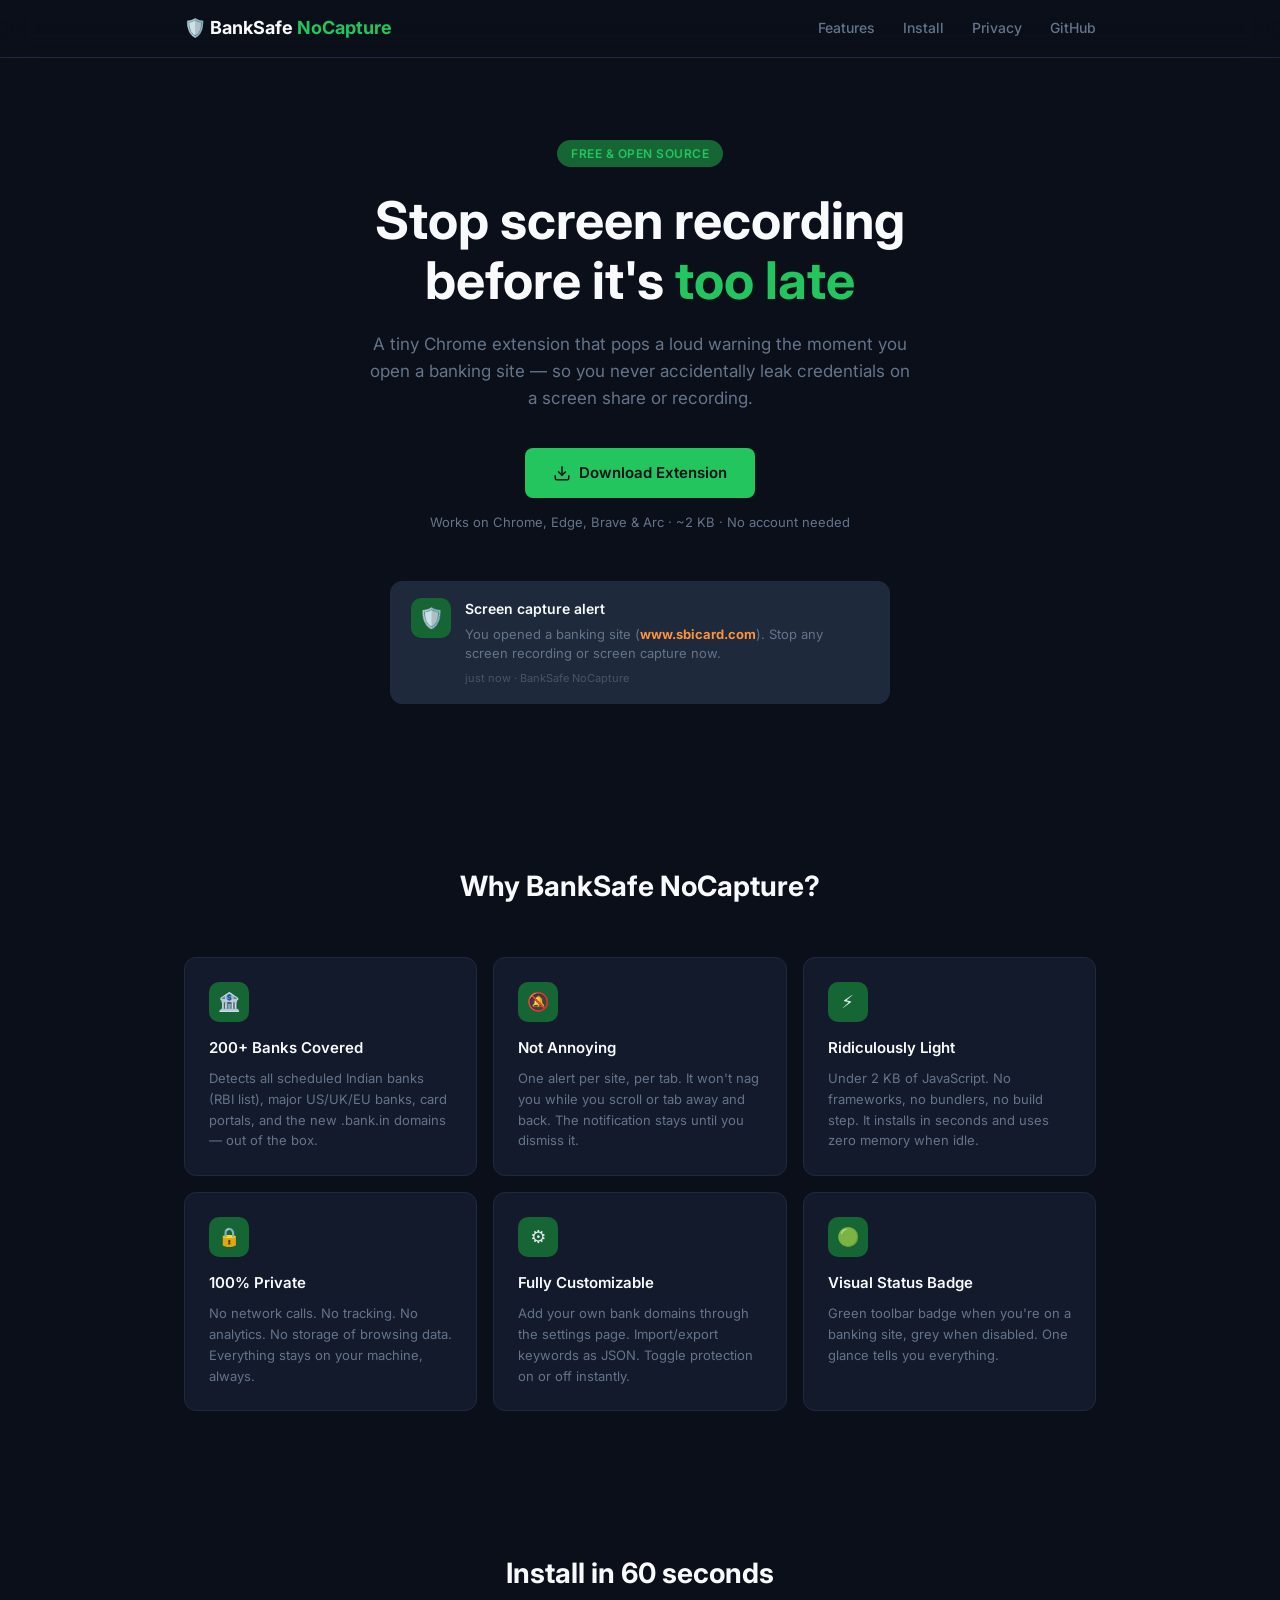
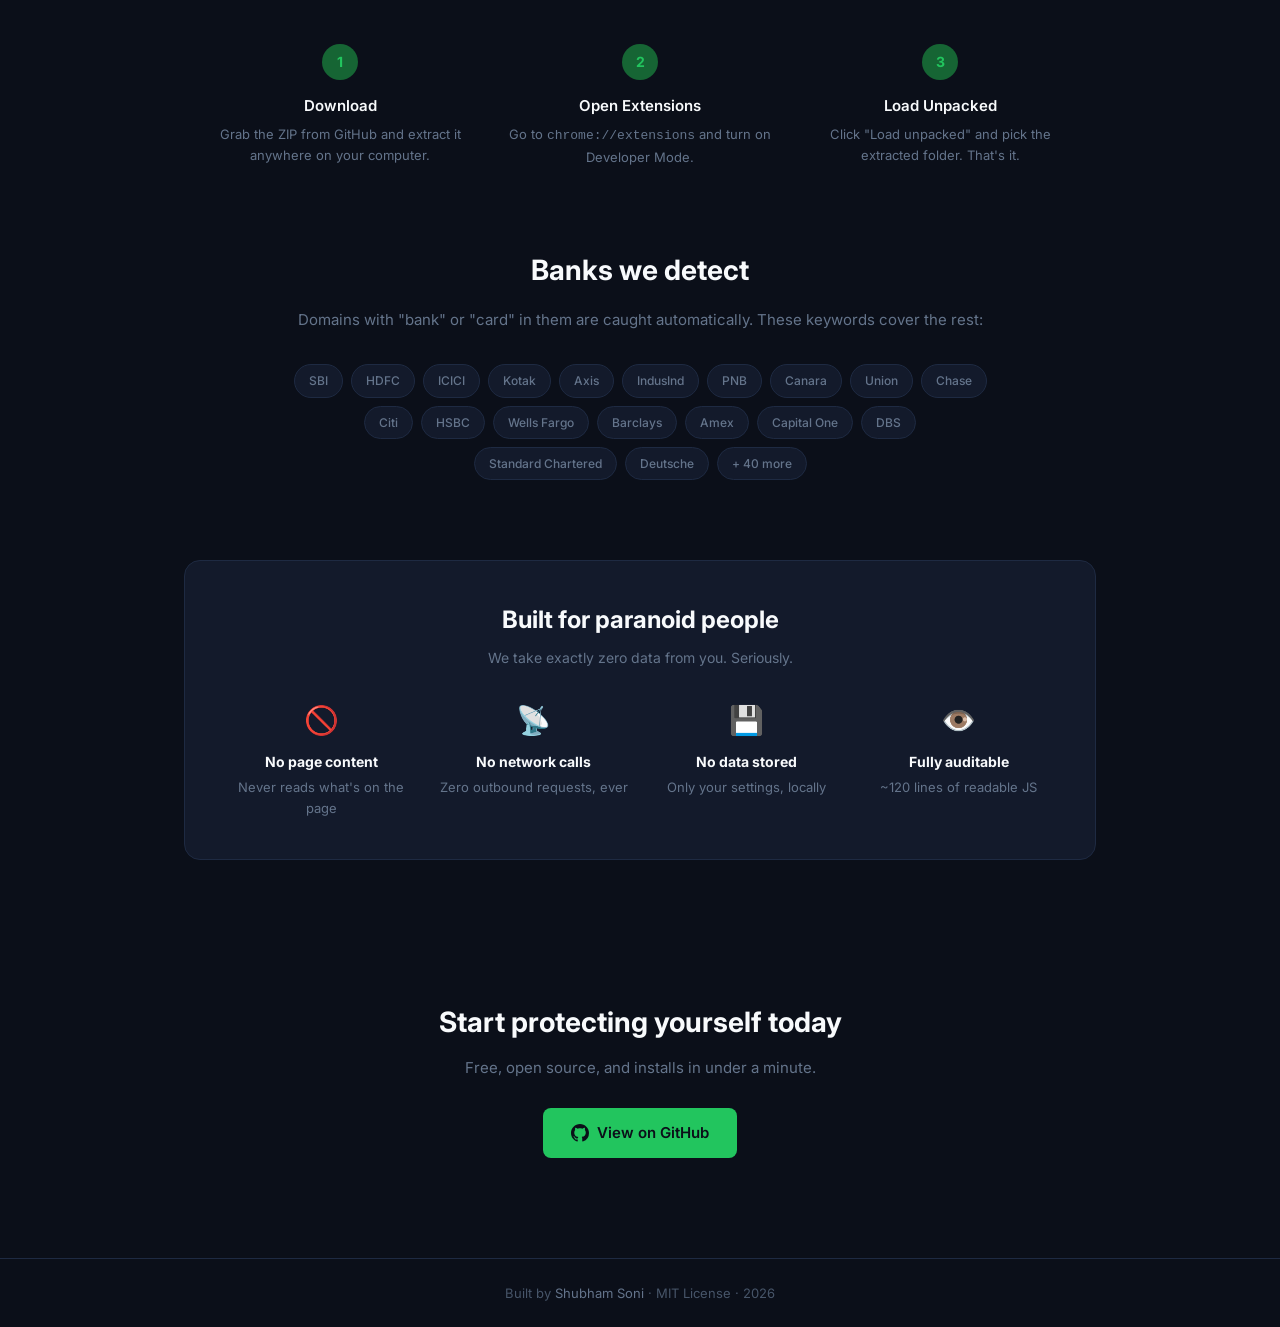
<file: index.html>
<!DOCTYPE html>
<html lang="en">
<head>
<meta charset="UTF-8">
<meta name="viewport" content="width=device-width, initial-scale=1.0">
<title>BankSafe NoCapture — Stop screen recording on banking sites</title>
<meta name="description" content="Free Chrome extension that alerts you to stop screen recording when you open banking websites. 100% private, zero tracking.">
<link rel="icon" href="data:image/svg+xml,<svg xmlns='http://www.w3.org/2000/svg' viewBox='0 0 100 100'><text y='.9em' font-size='90'>🛡️</text></svg>">
<style>
  @import url('https://fonts.googleapis.com/css2?family=Inter:wght@400;500;600;700&display=swap');

  :root {
    --bg: #0b0f19;
    --surface: #131a2b;
    --border: #1e2a42;
    --green: #22c55e;
    --green-dim: #166534;
    --text: #e2e8f0;
    --muted: #64748b;
    --white: #f8fafc;
  }

  * { margin: 0; padding: 0; box-sizing: border-box; }

  body {
    font-family: 'Inter', system-ui, sans-serif;
    background: var(--bg);
    color: var(--text);
    line-height: 1.6;
    overflow-x: hidden;
  }

  /* ── Nav ── */
  nav {
    position: fixed;
    top: 0;
    width: 100%;
    z-index: 50;
    backdrop-filter: blur(16px);
    background: rgba(11, 15, 25, 0.8);
    border-bottom: 1px solid var(--border);
  }
  .nav-inner {
    max-width: 960px;
    margin: 0 auto;
    display: flex;
    justify-content: space-between;
    align-items: center;
    padding: 14px 24px;
  }
  .nav-brand {
    font-weight: 700;
    font-size: 18px;
    color: var(--white);
    text-decoration: none;
  }
  .nav-brand span { color: var(--green); }
  .nav-links { display: flex; gap: 28px; }
  .nav-links a {
    color: var(--muted);
    text-decoration: none;
    font-size: 14px;
    font-weight: 500;
    transition: color .2s;
  }
  .nav-links a:hover { color: var(--white); }

  /* ── Hero ── */
  .hero {
    max-width: 960px;
    margin: 0 auto;
    padding: 140px 24px 80px;
    text-align: center;
  }
  .hero-badge {
    display: inline-block;
    background: var(--green-dim);
    color: var(--green);
    font-size: 12px;
    font-weight: 600;
    padding: 4px 14px;
    border-radius: 20px;
    margin-bottom: 24px;
    letter-spacing: .5px;
  }
  .hero h1 {
    font-size: clamp(32px, 5vw, 52px);
    font-weight: 700;
    line-height: 1.15;
    color: var(--white);
    margin-bottom: 20px;
  }
  .hero h1 em {
    font-style: normal;
    color: var(--green);
  }
  .hero p {
    font-size: 17px;
    color: var(--muted);
    max-width: 540px;
    margin: 0 auto 36px;
  }
  .hero-cta {
    display: inline-flex;
    align-items: center;
    gap: 8px;
    background: var(--green);
    color: #0b0f19;
    padding: 13px 28px;
    border-radius: 8px;
    text-decoration: none;
    font-weight: 600;
    font-size: 15px;
    transition: transform .15s, box-shadow .15s;
  }
  .hero-cta:hover {
    transform: translateY(-1px);
    box-shadow: 0 8px 30px rgba(34, 197, 94, .25);
  }
  .hero-cta svg { width: 18px; height: 18px; }
  .hero-sub {
    display: block;
    margin-top: 14px;
    font-size: 13px;
    color: var(--muted);
  }

  /* ── Notification mockup ── */
  .mockup-wrap {
    max-width: 500px;
    margin: 48px auto 0;
  }
  .mockup {
    background: #1e293b;
    border: 1px solid var(--border);
    border-radius: 12px;
    padding: 16px 20px;
    display: flex;
    gap: 14px;
    align-items: flex-start;
    text-align: left;
  }
  .mockup-icon {
    width: 40px;
    height: 40px;
    background: var(--green-dim);
    border-radius: 10px;
    display: flex;
    align-items: center;
    justify-content: center;
    font-size: 20px;
    flex-shrink: 0;
  }
  .mockup-title {
    font-weight: 600;
    font-size: 14px;
    color: var(--white);
    margin-bottom: 4px;
  }
  .mockup-body {
    font-size: 13px;
    color: var(--muted);
    line-height: 1.5;
  }
  .mockup-body strong { color: #fb923c; }
  .mockup-time {
    font-size: 11px;
    color: #475569;
    margin-top: 6px;
  }

  /* ── Features ── */
  .features {
    max-width: 960px;
    margin: 0 auto;
    padding: 80px 24px;
  }
  .features h2 {
    font-size: 28px;
    font-weight: 700;
    color: var(--white);
    text-align: center;
    margin-bottom: 48px;
  }
  .features-grid {
    display: grid;
    grid-template-columns: repeat(auto-fit, minmax(260px, 1fr));
    gap: 16px;
  }
  .feature-card {
    background: var(--surface);
    border: 1px solid var(--border);
    border-radius: 12px;
    padding: 24px;
    transition: border-color .2s;
  }
  .feature-card:hover { border-color: #2d3f5e; }
  .feature-icon {
    width: 40px;
    height: 40px;
    background: var(--green-dim);
    border-radius: 10px;
    display: flex;
    align-items: center;
    justify-content: center;
    font-size: 18px;
    margin-bottom: 14px;
  }
  .feature-card h3 {
    font-size: 15px;
    font-weight: 600;
    color: var(--white);
    margin-bottom: 8px;
  }
  .feature-card p {
    font-size: 13px;
    color: var(--muted);
    line-height: 1.6;
  }

  /* ── How it works ── */
  .how {
    max-width: 960px;
    margin: 0 auto;
    padding: 60px 24px 80px;
  }
  .how h2 {
    font-size: 28px;
    font-weight: 700;
    color: var(--white);
    text-align: center;
    margin-bottom: 48px;
  }
  .steps {
    display: flex;
    gap: 20px;
    justify-content: center;
    flex-wrap: wrap;
  }
  .step {
    flex: 1;
    min-width: 200px;
    max-width: 280px;
    text-align: center;
  }
  .step-num {
    width: 36px;
    height: 36px;
    background: var(--green-dim);
    color: var(--green);
    border-radius: 50%;
    display: inline-flex;
    align-items: center;
    justify-content: center;
    font-weight: 700;
    font-size: 14px;
    margin-bottom: 14px;
  }
  .step h3 {
    font-size: 15px;
    font-weight: 600;
    color: var(--white);
    margin-bottom: 6px;
  }
  .step p {
    font-size: 13px;
    color: var(--muted);
  }

  /* ── Coverage ── */
  .coverage {
    max-width: 960px;
    margin: 0 auto;
    padding: 0 24px 80px;
    text-align: center;
  }
  .coverage h2 {
    font-size: 28px;
    font-weight: 700;
    color: var(--white);
    margin-bottom: 16px;
  }
  .coverage > p {
    color: var(--muted);
    font-size: 15px;
    margin-bottom: 32px;
  }
  .bank-tags {
    display: flex;
    flex-wrap: wrap;
    justify-content: center;
    gap: 8px;
    max-width: 700px;
    margin: 0 auto;
  }
  .bank-tag {
    background: var(--surface);
    border: 1px solid var(--border);
    padding: 6px 14px;
    border-radius: 20px;
    font-size: 12px;
    color: var(--muted);
    font-weight: 500;
  }

  /* ── Privacy ── */
  .privacy {
    max-width: 960px;
    margin: 0 auto;
    padding: 0 24px 80px;
  }
  .privacy-card {
    background: var(--surface);
    border: 1px solid var(--border);
    border-radius: 16px;
    padding: 40px;
    text-align: center;
  }
  .privacy-card h2 {
    font-size: 24px;
    font-weight: 700;
    color: var(--white);
    margin-bottom: 8px;
  }
  .privacy-card > p {
    color: var(--muted);
    font-size: 14px;
    margin-bottom: 28px;
  }
  .privacy-grid {
    display: grid;
    grid-template-columns: repeat(auto-fit, minmax(180px, 1fr));
    gap: 20px;
    text-align: center;
  }
  .privacy-item {
    font-size: 13px;
  }
  .privacy-item .icon {
    font-size: 28px;
    display: block;
    margin-bottom: 8px;
  }
  .privacy-item strong {
    display: block;
    color: var(--white);
    font-size: 14px;
    margin-bottom: 4px;
  }
  .privacy-item span { color: var(--muted); }

  /* ── CTA ── */
  .cta-section {
    text-align: center;
    padding: 60px 24px 100px;
  }
  .cta-section h2 {
    font-size: 28px;
    font-weight: 700;
    color: var(--white);
    margin-bottom: 12px;
  }
  .cta-section p {
    color: var(--muted);
    font-size: 15px;
    margin-bottom: 28px;
  }

  /* ── Footer ── */
  footer {
    border-top: 1px solid var(--border);
    padding: 24px;
    text-align: center;
    font-size: 13px;
    color: #475569;
  }
  footer a {
    color: var(--muted);
    text-decoration: none;
  }
  footer a:hover { color: var(--white); }

  /* ── Mobile ── */
  @media (max-width: 600px) {
    .nav-links { gap: 16px; }
    .nav-links a { font-size: 13px; }
    .mockup-wrap { margin: 32px 8px 0; }
    .privacy-card { padding: 24px; }
  }
</style>
</head>
<body>

<!-- Nav -->
<nav>
  <div class="nav-inner">
    <a href="#" class="nav-brand">🛡️ BankSafe <span>NoCapture</span></a>
    <div class="nav-links">
      <a href="#features">Features</a>
      <a href="#how">Install</a>
      <a href="#privacy">Privacy</a>
      <a href="https://github.com/shubhamsoni24/banksafe-nocapture" target="_blank">GitHub</a>
    </div>
  </div>
</nav>

<!-- Hero -->
<section class="hero">
  <div class="hero-badge">FREE &amp; OPEN SOURCE</div>
  <h1>Stop screen recording<br>before it's <em>too late</em></h1>
  <p>A tiny Chrome extension that pops a loud warning the moment you open a banking site — so you never accidentally leak credentials on a screen share or recording.</p>
  <a href="https://github.com/shubhamsoni24/banksafe-nocapture/archive/refs/heads/master.zip" class="hero-cta">
    <svg viewBox="0 0 24 24" fill="none" stroke="currentColor" stroke-width="2"><path d="M21 15v4a2 2 0 01-2 2H5a2 2 0 01-2-2v-4"/><polyline points="7 10 12 15 17 10"/><line x1="12" y1="15" x2="12" y2="3"/></svg>
    Download Extension
  </a>
  <small class="hero-sub">Works on Chrome, Edge, Brave &amp; Arc · ~2 KB · No account needed</small>

  <!-- Mockup -->
  <div class="mockup-wrap">
    <div class="mockup">
      <div class="mockup-icon">🛡️</div>
      <div>
        <div class="mockup-title">Screen capture alert</div>
        <div class="mockup-body">You opened a banking site (<strong>www.sbicard.com</strong>). Stop any screen recording or screen capture now.</div>
        <div class="mockup-time">just now · BankSafe NoCapture</div>
      </div>
    </div>
  </div>
</section>

<!-- Features -->
<section class="features" id="features">
  <h2>Why BankSafe NoCapture?</h2>
  <div class="features-grid">
    <div class="feature-card">
      <div class="feature-icon">🏦</div>
      <h3>200+ Banks Covered</h3>
      <p>Detects all scheduled Indian banks (RBI list), major US/UK/EU banks, card portals, and the new .bank.in domains — out of the box.</p>
    </div>
    <div class="feature-card">
      <div class="feature-icon">🔕</div>
      <h3>Not Annoying</h3>
      <p>One alert per site, per tab. It won't nag you while you scroll or tab away and back. The notification stays until you dismiss it.</p>
    </div>
    <div class="feature-card">
      <div class="feature-icon">⚡</div>
      <h3>Ridiculously Light</h3>
      <p>Under 2 KB of JavaScript. No frameworks, no bundlers, no build step. It installs in seconds and uses zero memory when idle.</p>
    </div>
    <div class="feature-card">
      <div class="feature-icon">🔒</div>
      <h3>100% Private</h3>
      <p>No network calls. No tracking. No analytics. No storage of browsing data. Everything stays on your machine, always.</p>
    </div>
    <div class="feature-card">
      <div class="feature-icon">⚙️</div>
      <h3>Fully Customizable</h3>
      <p>Add your own bank domains through the settings page. Import/export keywords as JSON. Toggle protection on or off instantly.</p>
    </div>
    <div class="feature-card">
      <div class="feature-icon">🟢</div>
      <h3>Visual Status Badge</h3>
      <p>Green toolbar badge when you're on a banking site, grey when disabled. One glance tells you everything.</p>
    </div>
  </div>
</section>

<!-- How it works -->
<section class="how" id="how">
  <h2>Install in 60 seconds</h2>
  <div class="steps">
    <div class="step">
      <div class="step-num">1</div>
      <h3>Download</h3>
      <p>Grab the ZIP from GitHub and extract it anywhere on your computer.</p>
    </div>
    <div class="step">
      <div class="step-num">2</div>
      <h3>Open Extensions</h3>
      <p>Go to <code>chrome://extensions</code> and turn on Developer Mode.</p>
    </div>
    <div class="step">
      <div class="step-num">3</div>
      <h3>Load Unpacked</h3>
      <p>Click "Load unpacked" and pick the extracted folder. That's it.</p>
    </div>
  </div>
</section>

<!-- Coverage -->
<section class="coverage">
  <h2>Banks we detect</h2>
  <p>Domains with "bank" or "card" in them are caught automatically. These keywords cover the rest:</p>
  <div class="bank-tags">
    <span class="bank-tag">SBI</span>
    <span class="bank-tag">HDFC</span>
    <span class="bank-tag">ICICI</span>
    <span class="bank-tag">Kotak</span>
    <span class="bank-tag">Axis</span>
    <span class="bank-tag">IndusInd</span>
    <span class="bank-tag">PNB</span>
    <span class="bank-tag">Canara</span>
    <span class="bank-tag">Union</span>
    <span class="bank-tag">Chase</span>
    <span class="bank-tag">Citi</span>
    <span class="bank-tag">HSBC</span>
    <span class="bank-tag">Wells Fargo</span>
    <span class="bank-tag">Barclays</span>
    <span class="bank-tag">Amex</span>
    <span class="bank-tag">Capital One</span>
    <span class="bank-tag">DBS</span>
    <span class="bank-tag">Standard Chartered</span>
    <span class="bank-tag">Deutsche</span>
    <span class="bank-tag">+ 40 more</span>
  </div>
</section>

<!-- Privacy -->
<section class="privacy" id="privacy">
  <div class="privacy-card">
    <h2>Built for paranoid people</h2>
    <p>We take exactly zero data from you. Seriously.</p>
    <div class="privacy-grid">
      <div class="privacy-item">
        <span class="icon">🚫</span>
        <strong>No page content</strong>
        <span>Never reads what's on the page</span>
      </div>
      <div class="privacy-item">
        <span class="icon">📡</span>
        <strong>No network calls</strong>
        <span>Zero outbound requests, ever</span>
      </div>
      <div class="privacy-item">
        <span class="icon">💾</span>
        <strong>No data stored</strong>
        <span>Only your settings, locally</span>
      </div>
      <div class="privacy-item">
        <span class="icon">👁️</span>
        <strong>Fully auditable</strong>
        <span>~120 lines of readable JS</span>
      </div>
    </div>
  </div>
</section>

<!-- Final CTA -->
<section class="cta-section">
  <h2>Start protecting yourself today</h2>
  <p>Free, open source, and installs in under a minute.</p>
  <a href="https://github.com/shubhamsoni24/banksafe-nocapture" class="hero-cta" target="_blank">
    <svg viewBox="0 0 24 24" fill="currentColor" width="18" height="18"><path d="M12 0C5.37 0 0 5.37 0 12c0 5.31 3.435 9.795 8.205 11.385.6.105.825-.255.825-.57 0-.285-.015-1.23-.015-2.235-3.015.555-3.795-.735-4.035-1.41-.135-.345-.72-1.41-1.23-1.695-.42-.225-1.02-.78-.015-.795.945-.015 1.62.87 1.845 1.23 1.08 1.815 2.805 1.305 3.495.99.105-.78.42-1.305.765-1.605-2.67-.3-5.46-1.335-5.46-5.925 0-1.305.465-2.385 1.23-3.225-.12-.3-.54-1.53.12-3.18 0 0 1.005-.315 3.3 1.23.96-.27 1.98-.405 3-.405s2.04.135 3 .405c2.295-1.56 3.3-1.23 3.3-1.23.66 1.65.24 2.88.12 3.18.765.84 1.23 1.905 1.23 3.225 0 4.605-2.805 5.625-5.475 5.925.435.375.81 1.095.81 2.22 0 1.605-.015 2.895-.015 3.3 0 .315.225.69.825.57A12.02 12.02 0 0024 12c0-6.63-5.37-12-12-12z"/></svg>
    View on GitHub
  </a>
</section>

<!-- Footer -->
<footer>
  <p>Built by <a href="https://github.com/shubhamsoni24">Shubham Soni</a> · MIT License · 2026</p>
</footer>

</body>
</html>
</file>
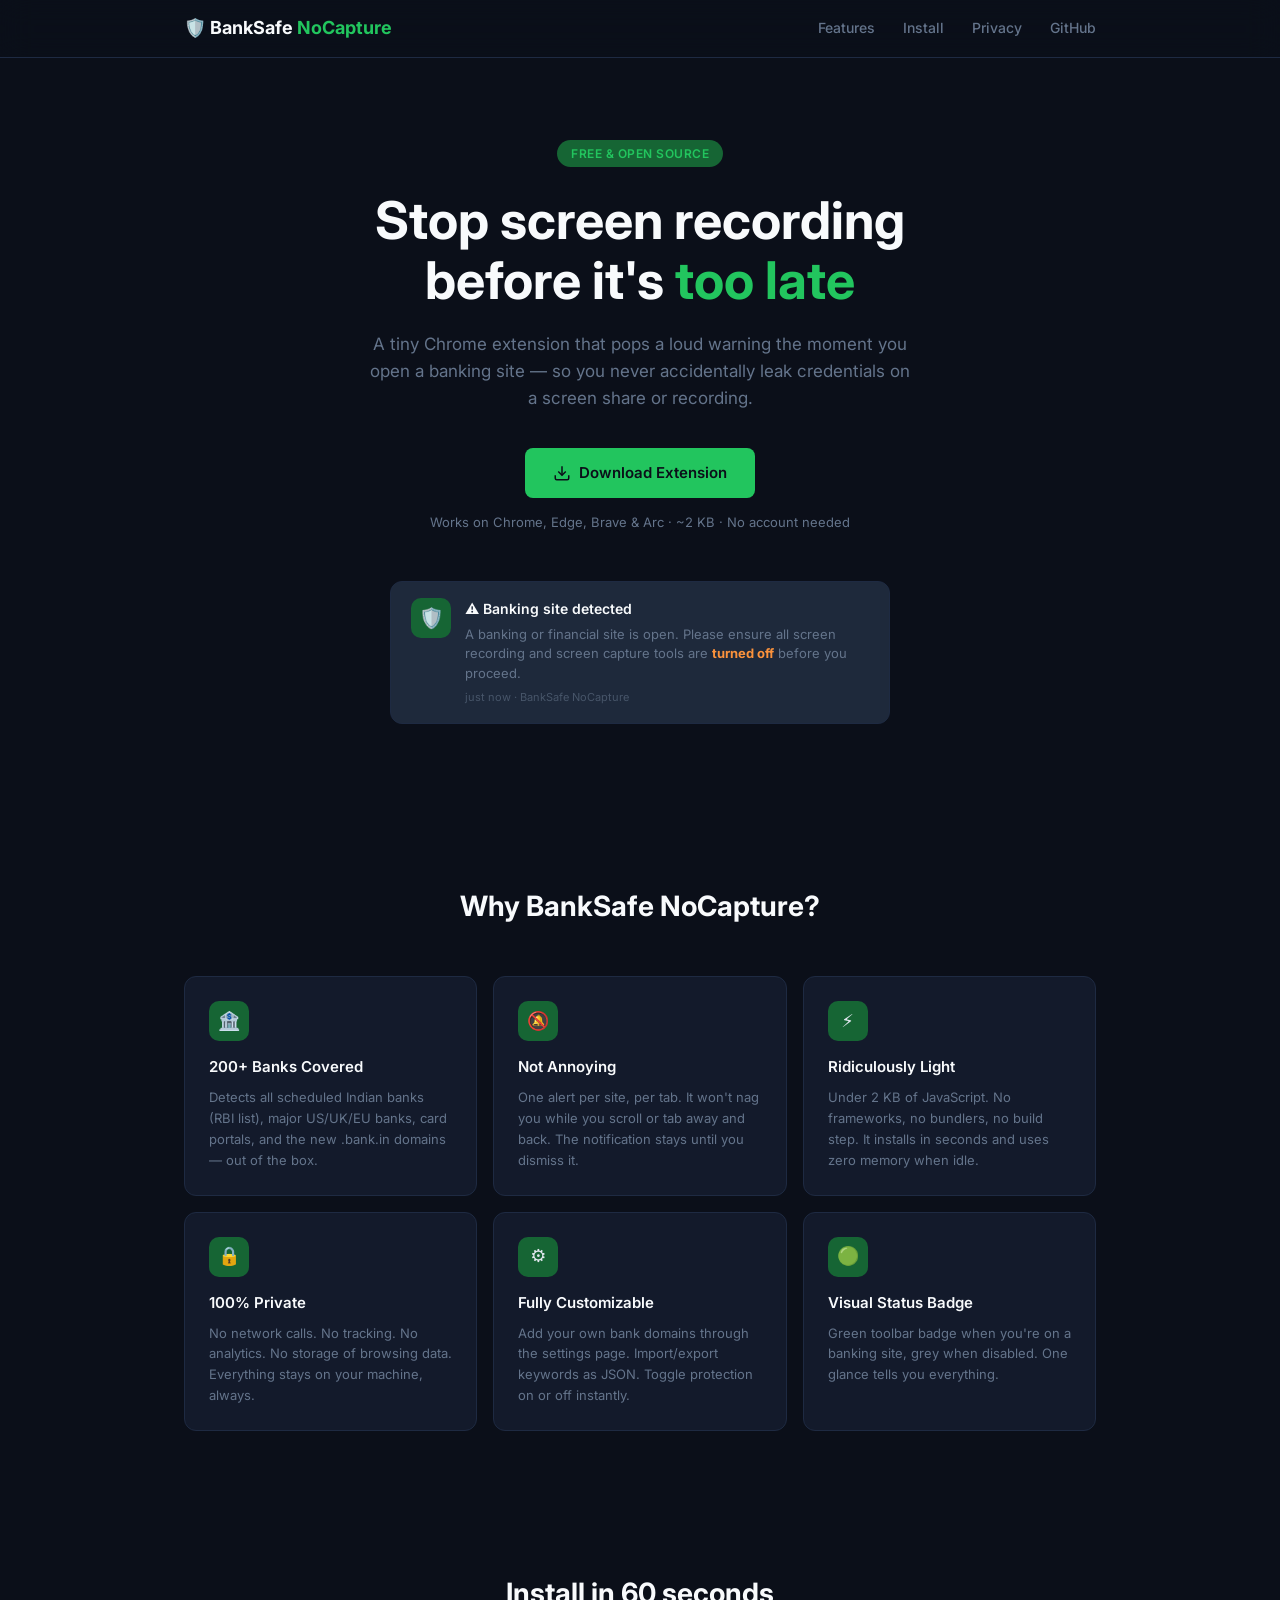
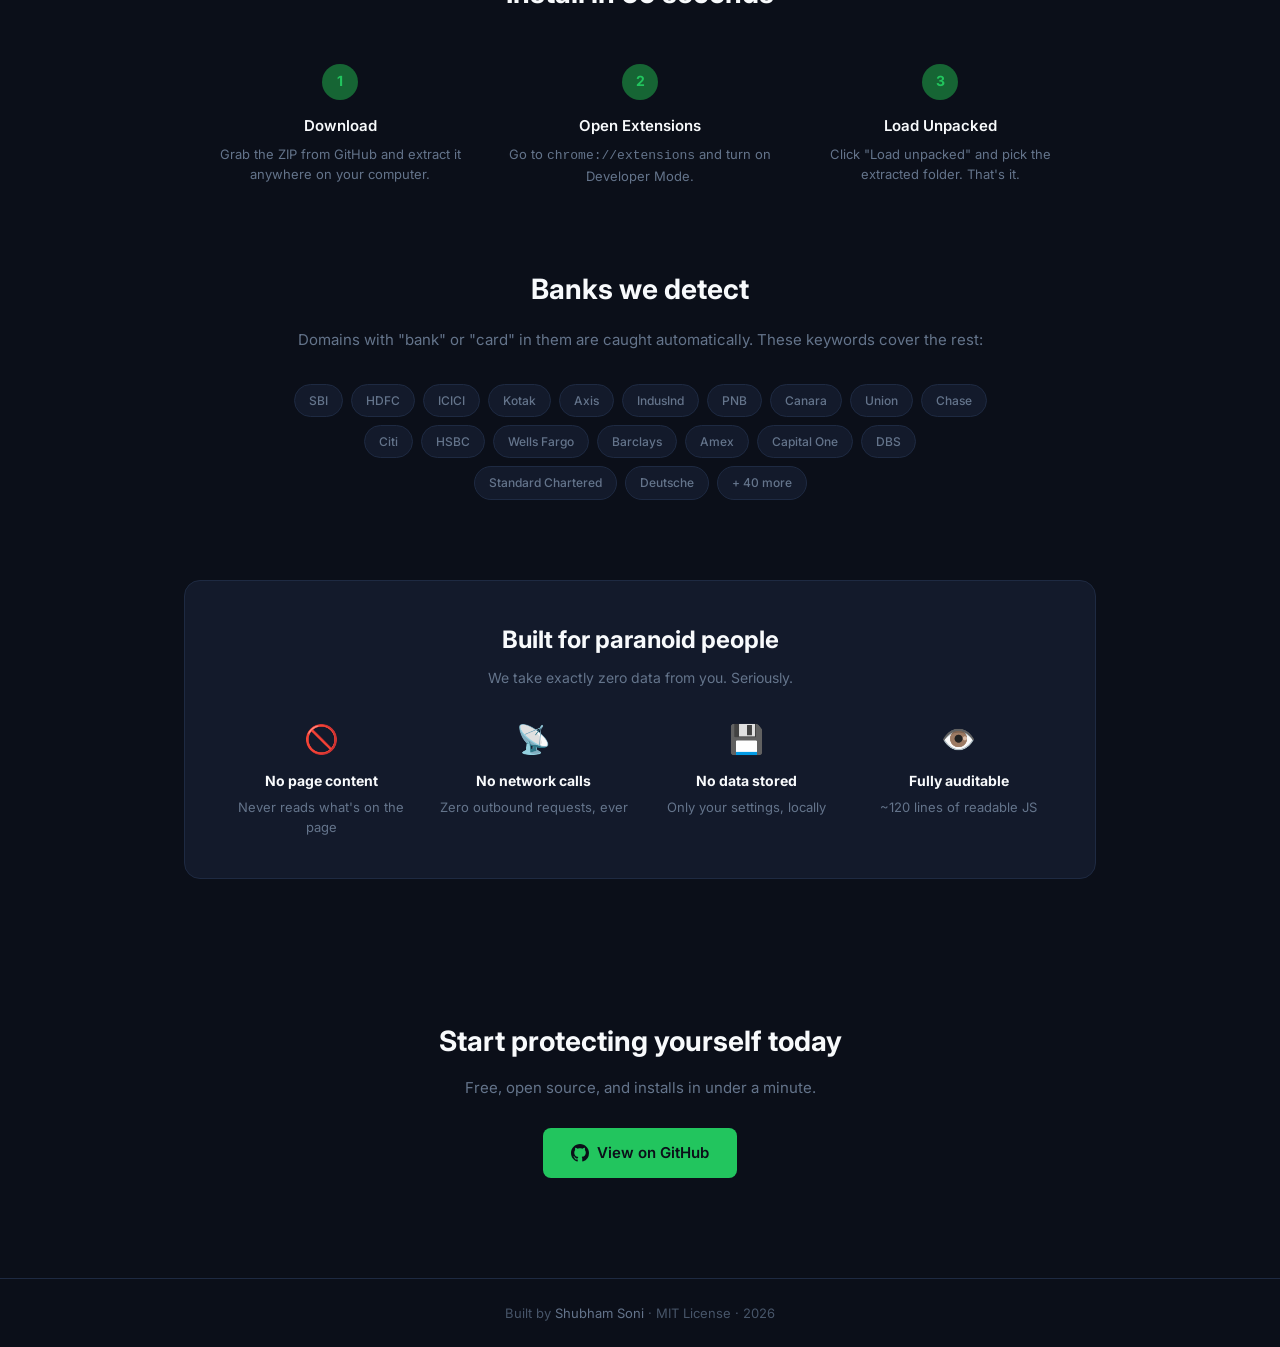
<file: website/index.html>
<!DOCTYPE html>
<html lang="en">
<head>
<meta charset="UTF-8">
<meta name="viewport" content="width=device-width, initial-scale=1.0">
<title>BankSafe NoCapture — Stop screen recording on banking sites</title>
<meta name="description" content="Free Chrome extension that alerts you to stop screen recording when you open banking websites. 100% private, zero tracking.">
<link rel="icon" href="data:image/svg+xml,<svg xmlns='http://www.w3.org/2000/svg' viewBox='0 0 100 100'><text y='.9em' font-size='90'>🛡️</text></svg>">
<style>
  @import url('https://fonts.googleapis.com/css2?family=Inter:wght@400;500;600;700&display=swap');

  :root {
    --bg: #0b0f19;
    --surface: #131a2b;
    --border: #1e2a42;
    --green: #22c55e;
    --green-dim: #166534;
    --text: #e2e8f0;
    --muted: #64748b;
    --white: #f8fafc;
  }

  * { margin: 0; padding: 0; box-sizing: border-box; }

  body {
    font-family: 'Inter', system-ui, sans-serif;
    background: var(--bg);
    color: var(--text);
    line-height: 1.6;
    overflow-x: hidden;
  }

  /* ── Nav ── */
  nav {
    position: fixed;
    top: 0;
    width: 100%;
    z-index: 50;
    backdrop-filter: blur(16px);
    background: rgba(11, 15, 25, 0.8);
    border-bottom: 1px solid var(--border);
  }
  .nav-inner {
    max-width: 960px;
    margin: 0 auto;
    display: flex;
    justify-content: space-between;
    align-items: center;
    padding: 14px 24px;
  }
  .nav-brand {
    font-weight: 700;
    font-size: 18px;
    color: var(--white);
    text-decoration: none;
  }
  .nav-brand span { color: var(--green); }
  .nav-links { display: flex; gap: 28px; }
  .nav-links a {
    color: var(--muted);
    text-decoration: none;
    font-size: 14px;
    font-weight: 500;
    transition: color .2s;
  }
  .nav-links a:hover { color: var(--white); }

  /* ── Hero ── */
  .hero {
    max-width: 960px;
    margin: 0 auto;
    padding: 140px 24px 80px;
    text-align: center;
  }
  .hero-badge {
    display: inline-block;
    background: var(--green-dim);
    color: var(--green);
    font-size: 12px;
    font-weight: 600;
    padding: 4px 14px;
    border-radius: 20px;
    margin-bottom: 24px;
    letter-spacing: .5px;
  }
  .hero h1 {
    font-size: clamp(32px, 5vw, 52px);
    font-weight: 700;
    line-height: 1.15;
    color: var(--white);
    margin-bottom: 20px;
  }
  .hero h1 em {
    font-style: normal;
    color: var(--green);
  }
  .hero p {
    font-size: 17px;
    color: var(--muted);
    max-width: 540px;
    margin: 0 auto 36px;
  }
  .hero-cta {
    display: inline-flex;
    align-items: center;
    gap: 8px;
    background: var(--green);
    color: #0b0f19;
    padding: 13px 28px;
    border-radius: 8px;
    text-decoration: none;
    font-weight: 600;
    font-size: 15px;
    transition: transform .15s, box-shadow .15s;
  }
  .hero-cta:hover {
    transform: translateY(-1px);
    box-shadow: 0 8px 30px rgba(34, 197, 94, .25);
  }
  .hero-cta svg { width: 18px; height: 18px; }
  .hero-sub {
    display: block;
    margin-top: 14px;
    font-size: 13px;
    color: var(--muted);
  }

  /* ── Notification mockup ── */
  .mockup-wrap {
    max-width: 500px;
    margin: 48px auto 0;
  }
  .mockup {
    background: #1e293b;
    border: 1px solid var(--border);
    border-radius: 12px;
    padding: 16px 20px;
    display: flex;
    gap: 14px;
    align-items: flex-start;
    text-align: left;
  }
  .mockup-icon {
    width: 40px;
    height: 40px;
    background: var(--green-dim);
    border-radius: 10px;
    display: flex;
    align-items: center;
    justify-content: center;
    font-size: 20px;
    flex-shrink: 0;
  }
  .mockup-title {
    font-weight: 600;
    font-size: 14px;
    color: var(--white);
    margin-bottom: 4px;
  }
  .mockup-body {
    font-size: 13px;
    color: var(--muted);
    line-height: 1.5;
  }
  .mockup-body strong { color: #fb923c; }
  .mockup-time {
    font-size: 11px;
    color: #475569;
    margin-top: 6px;
  }

  /* ── Features ── */
  .features {
    max-width: 960px;
    margin: 0 auto;
    padding: 80px 24px;
  }
  .features h2 {
    font-size: 28px;
    font-weight: 700;
    color: var(--white);
    text-align: center;
    margin-bottom: 48px;
  }
  .features-grid {
    display: grid;
    grid-template-columns: repeat(auto-fit, minmax(260px, 1fr));
    gap: 16px;
  }
  .feature-card {
    background: var(--surface);
    border: 1px solid var(--border);
    border-radius: 12px;
    padding: 24px;
    transition: border-color .2s;
  }
  .feature-card:hover { border-color: #2d3f5e; }
  .feature-icon {
    width: 40px;
    height: 40px;
    background: var(--green-dim);
    border-radius: 10px;
    display: flex;
    align-items: center;
    justify-content: center;
    font-size: 18px;
    margin-bottom: 14px;
  }
  .feature-card h3 {
    font-size: 15px;
    font-weight: 600;
    color: var(--white);
    margin-bottom: 8px;
  }
  .feature-card p {
    font-size: 13px;
    color: var(--muted);
    line-height: 1.6;
  }

  /* ── How it works ── */
  .how {
    max-width: 960px;
    margin: 0 auto;
    padding: 60px 24px 80px;
  }
  .how h2 {
    font-size: 28px;
    font-weight: 700;
    color: var(--white);
    text-align: center;
    margin-bottom: 48px;
  }
  .steps {
    display: flex;
    gap: 20px;
    justify-content: center;
    flex-wrap: wrap;
  }
  .step {
    flex: 1;
    min-width: 200px;
    max-width: 280px;
    text-align: center;
  }
  .step-num {
    width: 36px;
    height: 36px;
    background: var(--green-dim);
    color: var(--green);
    border-radius: 50%;
    display: inline-flex;
    align-items: center;
    justify-content: center;
    font-weight: 700;
    font-size: 14px;
    margin-bottom: 14px;
  }
  .step h3 {
    font-size: 15px;
    font-weight: 600;
    color: var(--white);
    margin-bottom: 6px;
  }
  .step p {
    font-size: 13px;
    color: var(--muted);
  }

  /* ── Coverage ── */
  .coverage {
    max-width: 960px;
    margin: 0 auto;
    padding: 0 24px 80px;
    text-align: center;
  }
  .coverage h2 {
    font-size: 28px;
    font-weight: 700;
    color: var(--white);
    margin-bottom: 16px;
  }
  .coverage > p {
    color: var(--muted);
    font-size: 15px;
    margin-bottom: 32px;
  }
  .bank-tags {
    display: flex;
    flex-wrap: wrap;
    justify-content: center;
    gap: 8px;
    max-width: 700px;
    margin: 0 auto;
  }
  .bank-tag {
    background: var(--surface);
    border: 1px solid var(--border);
    padding: 6px 14px;
    border-radius: 20px;
    font-size: 12px;
    color: var(--muted);
    font-weight: 500;
  }

  /* ── Privacy ── */
  .privacy {
    max-width: 960px;
    margin: 0 auto;
    padding: 0 24px 80px;
  }
  .privacy-card {
    background: var(--surface);
    border: 1px solid var(--border);
    border-radius: 16px;
    padding: 40px;
    text-align: center;
  }
  .privacy-card h2 {
    font-size: 24px;
    font-weight: 700;
    color: var(--white);
    margin-bottom: 8px;
  }
  .privacy-card > p {
    color: var(--muted);
    font-size: 14px;
    margin-bottom: 28px;
  }
  .privacy-grid {
    display: grid;
    grid-template-columns: repeat(auto-fit, minmax(180px, 1fr));
    gap: 20px;
    text-align: center;
  }
  .privacy-item {
    font-size: 13px;
  }
  .privacy-item .icon {
    font-size: 28px;
    display: block;
    margin-bottom: 8px;
  }
  .privacy-item strong {
    display: block;
    color: var(--white);
    font-size: 14px;
    margin-bottom: 4px;
  }
  .privacy-item span { color: var(--muted); }

  /* ── CTA ── */
  .cta-section {
    text-align: center;
    padding: 60px 24px 100px;
  }
  .cta-section h2 {
    font-size: 28px;
    font-weight: 700;
    color: var(--white);
    margin-bottom: 12px;
  }
  .cta-section p {
    color: var(--muted);
    font-size: 15px;
    margin-bottom: 28px;
  }

  /* ── Footer ── */
  footer {
    border-top: 1px solid var(--border);
    padding: 24px;
    text-align: center;
    font-size: 13px;
    color: #475569;
  }
  footer a {
    color: var(--muted);
    text-decoration: none;
  }
  footer a:hover { color: var(--white); }

  /* ── Mobile ── */
  @media (max-width: 600px) {
    .nav-links { gap: 16px; }
    .nav-links a { font-size: 13px; }
    .mockup-wrap { margin: 32px 8px 0; }
    .privacy-card { padding: 24px; }
  }
</style>
</head>
<body>

<!-- Nav -->
<nav>
  <div class="nav-inner">
    <a href="#" class="nav-brand">🛡️ BankSafe <span>NoCapture</span></a>
    <div class="nav-links">
      <a href="#features">Features</a>
      <a href="#how">Install</a>
      <a href="#privacy">Privacy</a>
      <a href="https://github.com/shubhamsoni24/banksafe-nocapture" target="_blank">GitHub</a>
    </div>
  </div>
</nav>

<!-- Hero -->
<section class="hero">
  <div class="hero-badge">FREE &amp; OPEN SOURCE</div>
  <h1>Stop screen recording<br>before it's <em>too late</em></h1>
  <p>A tiny Chrome extension that pops a loud warning the moment you open a banking site — so you never accidentally leak credentials on a screen share or recording.</p>
  <a href="https://github.com/shubhamsoni24/banksafe-nocapture/archive/refs/heads/master.zip" class="hero-cta">
    <svg viewBox="0 0 24 24" fill="none" stroke="currentColor" stroke-width="2"><path d="M21 15v4a2 2 0 01-2 2H5a2 2 0 01-2-2v-4"/><polyline points="7 10 12 15 17 10"/><line x1="12" y1="15" x2="12" y2="3"/></svg>
    Download Extension
  </a>
  <small class="hero-sub">Works on Chrome, Edge, Brave &amp; Arc · ~2 KB · No account needed</small>

  <!-- Mockup -->
  <div class="mockup-wrap">
    <div class="mockup">
      <div class="mockup-icon">🛡️</div>
      <div>
        <div class="mockup-title">⚠️ Banking site detected</div>
        <div class="mockup-body">A banking or financial site is open. Please ensure all screen recording and screen capture tools are <strong>turned off</strong> before you proceed.</div>
        <div class="mockup-time">just now · BankSafe NoCapture</div>
      </div>
    </div>
  </div>
</section>

<!-- Features -->
<section class="features" id="features">
  <h2>Why BankSafe NoCapture?</h2>
  <div class="features-grid">
    <div class="feature-card">
      <div class="feature-icon">🏦</div>
      <h3>200+ Banks Covered</h3>
      <p>Detects all scheduled Indian banks (RBI list), major US/UK/EU banks, card portals, and the new .bank.in domains — out of the box.</p>
    </div>
    <div class="feature-card">
      <div class="feature-icon">🔕</div>
      <h3>Not Annoying</h3>
      <p>One alert per site, per tab. It won't nag you while you scroll or tab away and back. The notification stays until you dismiss it.</p>
    </div>
    <div class="feature-card">
      <div class="feature-icon">⚡</div>
      <h3>Ridiculously Light</h3>
      <p>Under 2 KB of JavaScript. No frameworks, no bundlers, no build step. It installs in seconds and uses zero memory when idle.</p>
    </div>
    <div class="feature-card">
      <div class="feature-icon">🔒</div>
      <h3>100% Private</h3>
      <p>No network calls. No tracking. No analytics. No storage of browsing data. Everything stays on your machine, always.</p>
    </div>
    <div class="feature-card">
      <div class="feature-icon">⚙️</div>
      <h3>Fully Customizable</h3>
      <p>Add your own bank domains through the settings page. Import/export keywords as JSON. Toggle protection on or off instantly.</p>
    </div>
    <div class="feature-card">
      <div class="feature-icon">🟢</div>
      <h3>Visual Status Badge</h3>
      <p>Green toolbar badge when you're on a banking site, grey when disabled. One glance tells you everything.</p>
    </div>
  </div>
</section>

<!-- How it works -->
<section class="how" id="how">
  <h2>Install in 60 seconds</h2>
  <div class="steps">
    <div class="step">
      <div class="step-num">1</div>
      <h3>Download</h3>
      <p>Grab the ZIP from GitHub and extract it anywhere on your computer.</p>
    </div>
    <div class="step">
      <div class="step-num">2</div>
      <h3>Open Extensions</h3>
      <p>Go to <code>chrome://extensions</code> and turn on Developer Mode.</p>
    </div>
    <div class="step">
      <div class="step-num">3</div>
      <h3>Load Unpacked</h3>
      <p>Click "Load unpacked" and pick the extracted folder. That's it.</p>
    </div>
  </div>
</section>

<!-- Coverage -->
<section class="coverage">
  <h2>Banks we detect</h2>
  <p>Domains with "bank" or "card" in them are caught automatically. These keywords cover the rest:</p>
  <div class="bank-tags">
    <span class="bank-tag">SBI</span>
    <span class="bank-tag">HDFC</span>
    <span class="bank-tag">ICICI</span>
    <span class="bank-tag">Kotak</span>
    <span class="bank-tag">Axis</span>
    <span class="bank-tag">IndusInd</span>
    <span class="bank-tag">PNB</span>
    <span class="bank-tag">Canara</span>
    <span class="bank-tag">Union</span>
    <span class="bank-tag">Chase</span>
    <span class="bank-tag">Citi</span>
    <span class="bank-tag">HSBC</span>
    <span class="bank-tag">Wells Fargo</span>
    <span class="bank-tag">Barclays</span>
    <span class="bank-tag">Amex</span>
    <span class="bank-tag">Capital One</span>
    <span class="bank-tag">DBS</span>
    <span class="bank-tag">Standard Chartered</span>
    <span class="bank-tag">Deutsche</span>
    <span class="bank-tag">+ 40 more</span>
  </div>
</section>

<!-- Privacy -->
<section class="privacy" id="privacy">
  <div class="privacy-card">
    <h2>Built for paranoid people</h2>
    <p>We take exactly zero data from you. Seriously.</p>
    <div class="privacy-grid">
      <div class="privacy-item">
        <span class="icon">🚫</span>
        <strong>No page content</strong>
        <span>Never reads what's on the page</span>
      </div>
      <div class="privacy-item">
        <span class="icon">📡</span>
        <strong>No network calls</strong>
        <span>Zero outbound requests, ever</span>
      </div>
      <div class="privacy-item">
        <span class="icon">💾</span>
        <strong>No data stored</strong>
        <span>Only your settings, locally</span>
      </div>
      <div class="privacy-item">
        <span class="icon">👁️</span>
        <strong>Fully auditable</strong>
        <span>~120 lines of readable JS</span>
      </div>
    </div>
  </div>
</section>

<!-- Final CTA -->
<section class="cta-section">
  <h2>Start protecting yourself today</h2>
  <p>Free, open source, and installs in under a minute.</p>
  <a href="https://github.com/shubhamsoni24/banksafe-nocapture" class="hero-cta" target="_blank">
    <svg viewBox="0 0 24 24" fill="currentColor" width="18" height="18"><path d="M12 0C5.37 0 0 5.37 0 12c0 5.31 3.435 9.795 8.205 11.385.6.105.825-.255.825-.57 0-.285-.015-1.23-.015-2.235-3.015.555-3.795-.735-4.035-1.41-.135-.345-.72-1.41-1.23-1.695-.42-.225-1.02-.78-.015-.795.945-.015 1.62.87 1.845 1.23 1.08 1.815 2.805 1.305 3.495.99.105-.78.42-1.305.765-1.605-2.67-.3-5.46-1.335-5.46-5.925 0-1.305.465-2.385 1.23-3.225-.12-.3-.54-1.53.12-3.18 0 0 1.005-.315 3.3 1.23.96-.27 1.98-.405 3-.405s2.04.135 3 .405c2.295-1.56 3.3-1.23 3.3-1.23.66 1.65.24 2.88.12 3.18.765.84 1.23 1.905 1.23 3.225 0 4.605-2.805 5.625-5.475 5.925.435.375.81 1.095.81 2.22 0 1.605-.015 2.895-.015 3.3 0 .315.225.69.825.57A12.02 12.02 0 0024 12c0-6.63-5.37-12-12-12z"/></svg>
    View on GitHub
  </a>
</section>

<!-- Footer -->
<footer>
  <p>Built by <a href="https://github.com/shubhamsoni24">Shubham Soni</a> · MIT License · 2026</p>
</footer>

</body>
</html>
</file>
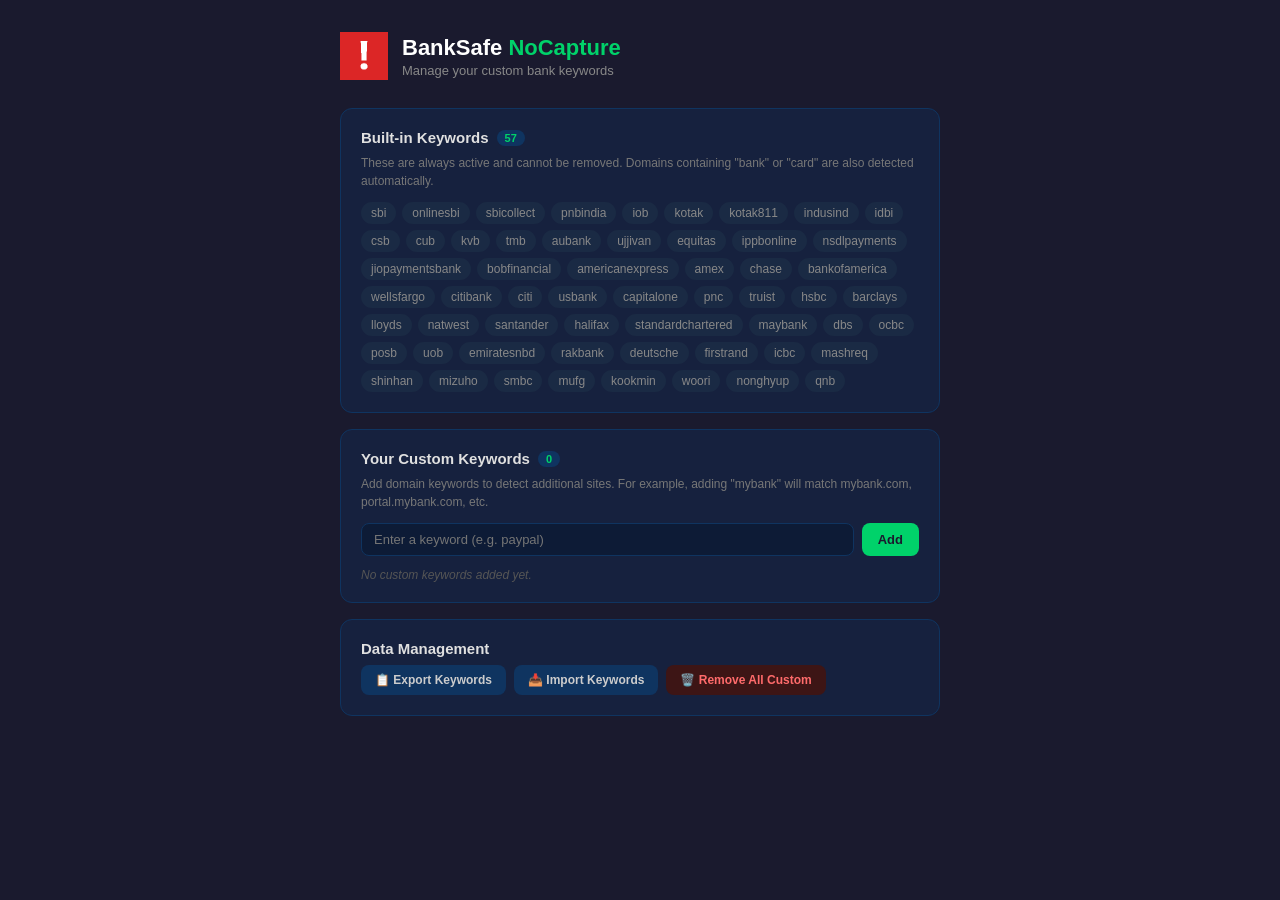
<file: options.html>
<!DOCTYPE html>
<html lang="en">
<head>
  <meta charset="UTF-8">
  <meta name="viewport" content="width=device-width, initial-scale=1.0">
  <link rel="stylesheet" href="options.css">
  <title>BankSafe NoCapture — Settings</title>
</head>
<body>
  <div class="container">
    <header>
      <img src="icon128.png" alt="Logo" class="logo">
      <div>
        <h1>BankSafe <span class="accent">NoCapture</span></h1>
        <p class="subtitle">Manage your custom bank keywords</p>
      </div>
    </header>

    <section class="card">
      <h2>Built-in Keywords <span class="badge" id="builtinCount">0</span></h2>
      <p class="hint">These are always active and cannot be removed. Domains containing "bank" or "card" are also detected automatically.</p>
      <div class="tag-list" id="builtinTags"></div>
    </section>

    <section class="card">
      <h2>Your Custom Keywords <span class="badge" id="customCount">0</span></h2>
      <p class="hint">Add domain keywords to detect additional sites. For example, adding "mybank" will match mybank.com, portal.mybank.com, etc.</p>

      <div class="input-row">
        <input type="text" id="keywordInput" placeholder="Enter a keyword (e.g. paypal)" autocomplete="off">
        <button id="addBtn">Add</button>
      </div>

      <div class="tag-list" id="customTags">
        <p class="empty-msg" id="emptyMsg">No custom keywords added yet.</p>
      </div>
    </section>

    <section class="card actions-card">
      <h2>Data Management</h2>
      <div class="btn-row">
        <button id="exportBtn" class="btn-secondary">📋 Export Keywords</button>
        <button id="importBtn" class="btn-secondary">📥 Import Keywords</button>
        <button id="resetBtn" class="btn-danger">🗑️ Remove All Custom</button>
      </div>
      <textarea id="importExportArea" class="import-export" placeholder='Paste JSON array here, e.g. ["paypal", "venmo"]' style="display:none;"></textarea>
      <button id="importConfirmBtn" class="btn-primary" style="display:none;">Confirm Import</button>
    </section>

    <div class="toast" id="toast"></div>
  </div>

  <script src="options.js"></script>
</body>
</html>
</file>
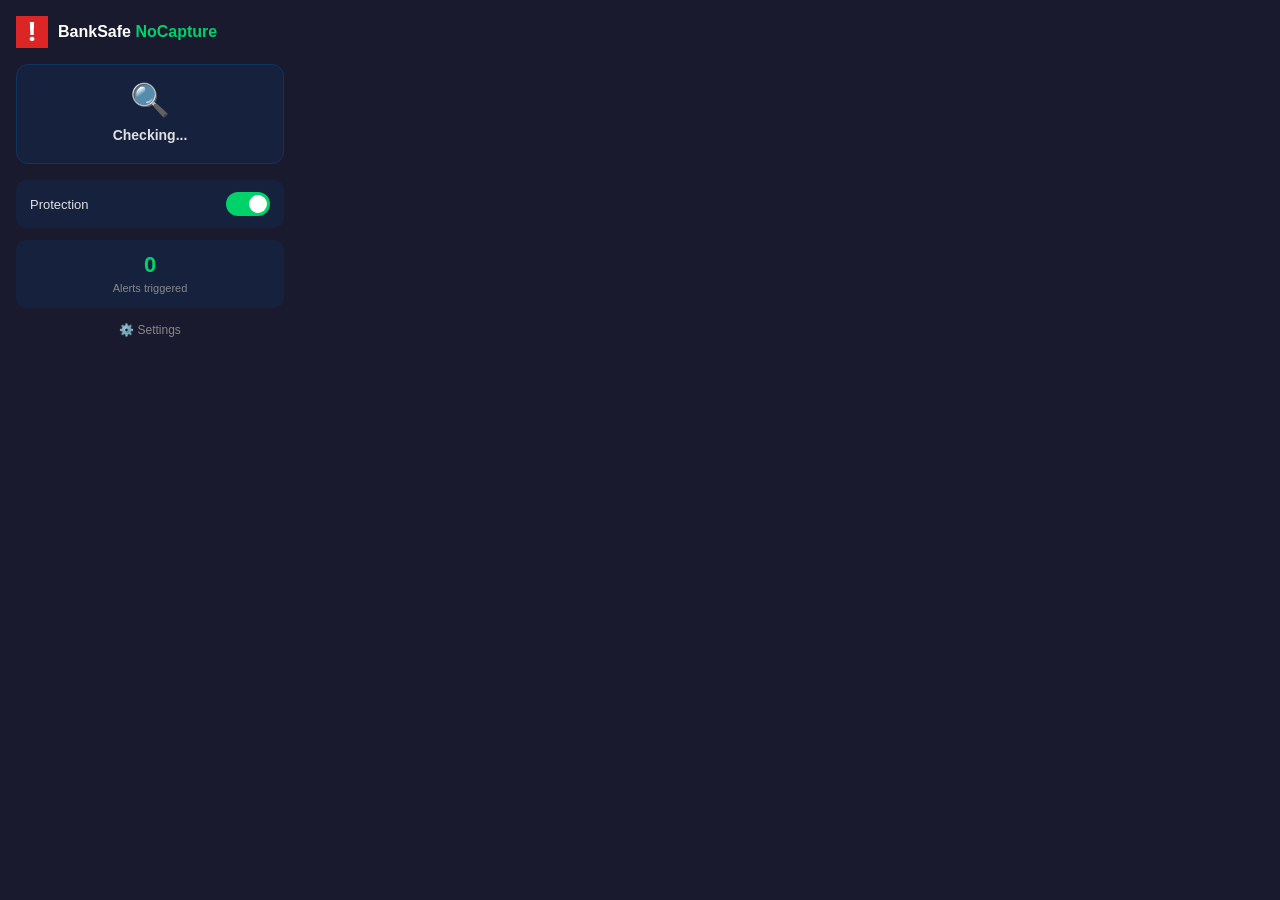
<file: popup.html>
<!DOCTYPE html>
<html lang="en">
<head>
  <meta charset="UTF-8">
  <meta name="viewport" content="width=device-width, initial-scale=1.0">
  <link rel="stylesheet" href="popup.css">
  <title>BankSafe NoCapture</title>
</head>
<body>
  <div class="container">
    <header>
      <img src="icon128.png" alt="Logo" class="logo">
      <h1>BankSafe <span class="accent">NoCapture</span></h1>
    </header>

    <div class="status-card" id="statusCard">
      <div class="status-icon" id="statusIcon">🔍</div>
      <div class="status-text" id="statusText">Checking...</div>
      <div class="status-detail" id="statusDetail"></div>
    </div>

    <div class="toggle-row">
      <span class="toggle-label">Protection</span>
      <label class="switch">
        <input type="checkbox" id="enableToggle" checked>
        <span class="slider"></span>
      </label>
    </div>

    <div class="stats-row">
      <div class="stat">
        <span class="stat-value" id="alertCount">0</span>
        <span class="stat-label">Alerts triggered</span>
      </div>
    </div>

    <footer>
      <a href="#" id="optionsLink">⚙️ Settings</a>
    </footer>
  </div>

  <script src="popup.js"></script>
</body>
</html>
</file>
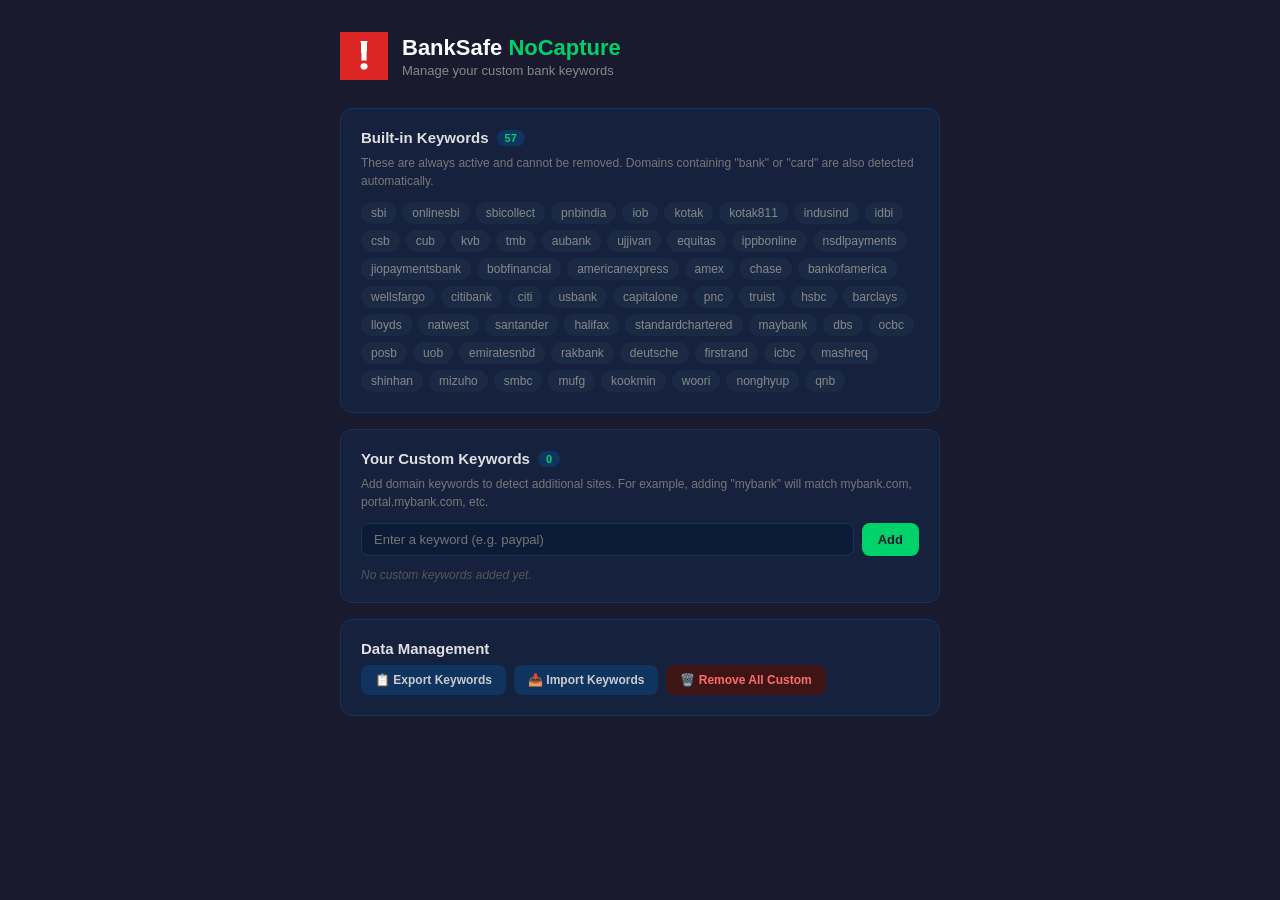
<file: extension/options/options.html>
<!DOCTYPE html>
<html lang="en">
<head>
  <meta charset="UTF-8">
  <meta name="viewport" content="width=device-width, initial-scale=1.0">
  <link rel="stylesheet" href="options.css">
  <title>BankSafe NoCapture — Settings</title>
</head>
<body>
  <div class="container">
    <header>
      <img src="../icons/icon128.png" alt="Logo" class="logo">
      <div>
        <h1>BankSafe <span class="accent">NoCapture</span></h1>
        <p class="subtitle">Manage your custom bank keywords</p>
      </div>
    </header>

    <section class="card">
      <h2>Built-in Keywords <span class="badge" id="builtinCount">0</span></h2>
      <p class="hint">These are always active and cannot be removed. Domains containing "bank" or "card" are also detected automatically.</p>
      <div class="tag-list" id="builtinTags"></div>
    </section>

    <section class="card">
      <h2>Your Custom Keywords <span class="badge" id="customCount">0</span></h2>
      <p class="hint">Add domain keywords to detect additional sites. For example, adding "mybank" will match mybank.com, portal.mybank.com, etc.</p>

      <div class="input-row">
        <input type="text" id="keywordInput" placeholder="Enter a keyword (e.g. paypal)" autocomplete="off">
        <button id="addBtn">Add</button>
      </div>

      <div class="tag-list" id="customTags">
        <p class="empty-msg" id="emptyMsg">No custom keywords added yet.</p>
      </div>
    </section>

    <section class="card actions-card">
      <h2>Data Management</h2>
      <div class="btn-row">
        <button id="exportBtn" class="btn-secondary">📋 Export Keywords</button>
        <button id="importBtn" class="btn-secondary">📥 Import Keywords</button>
        <button id="resetBtn" class="btn-danger">🗑️ Remove All Custom</button>
      </div>
      <textarea id="importExportArea" class="import-export" placeholder='Paste JSON array here, e.g. ["paypal", "venmo"]' style="display:none;"></textarea>
      <button id="importConfirmBtn" class="btn-primary" style="display:none;">Confirm Import</button>
    </section>

    <div class="toast" id="toast"></div>
  </div>

  <script src="options.js"></script>
</body>
</html>
</file>
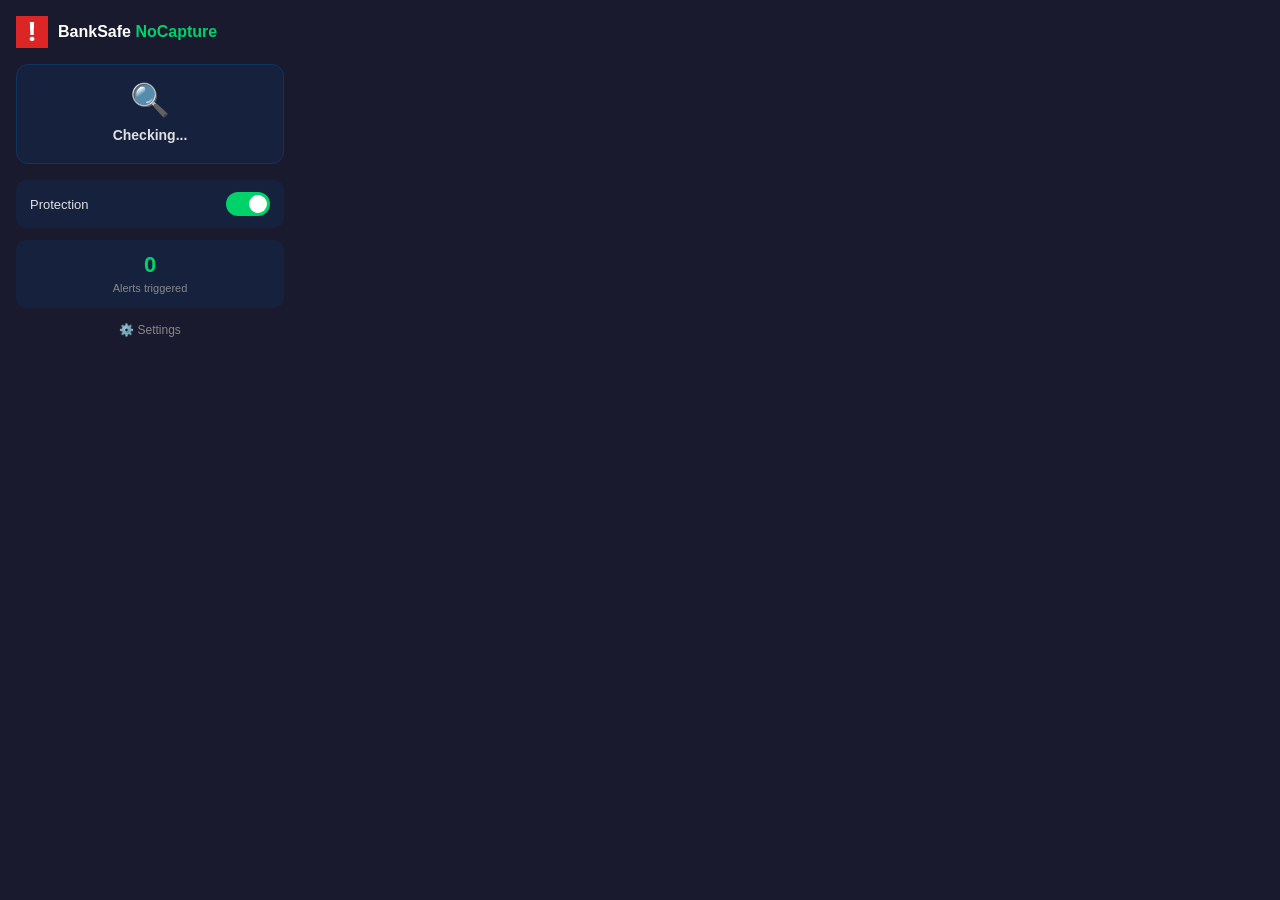
<file: extension/popup/popup.html>
<!DOCTYPE html>
<html lang="en">
<head>
  <meta charset="UTF-8">
  <meta name="viewport" content="width=device-width, initial-scale=1.0">
  <link rel="stylesheet" href="popup.css">
  <title>BankSafe NoCapture</title>
</head>
<body>
  <div class="container">
    <header>
      <img src="../icons/icon128.png" alt="Logo" class="logo">
      <h1>BankSafe <span class="accent">NoCapture</span></h1>
    </header>

    <div class="status-card" id="statusCard">
      <div class="status-icon" id="statusIcon">🔍</div>
      <div class="status-text" id="statusText">Checking...</div>
      <div class="status-detail" id="statusDetail"></div>
    </div>

    <div class="toggle-row">
      <span class="toggle-label">Protection</span>
      <label class="switch">
        <input type="checkbox" id="enableToggle" checked>
        <span class="slider"></span>
      </label>
    </div>

    <div class="stats-row">
      <div class="stat">
        <span class="stat-value" id="alertCount">0</span>
        <span class="stat-label">Alerts triggered</span>
      </div>
    </div>

    <footer>
      <a href="#" id="optionsLink">⚙️ Settings</a>
    </footer>
  </div>

  <script src="popup.js"></script>
</body>
</html>
</file>
<file: options.css>
/* ── BankSafe NoCapture Options ── */

* {
  margin: 0;
  padding: 0;
  box-sizing: border-box;
}

body {
  font-family: -apple-system, BlinkMacSystemFont, "Segoe UI", Roboto, sans-serif;
  background: #1a1a2e;
  color: #e0e0e0;
  min-height: 100vh;
}

.container {
  max-width: 640px;
  margin: 0 auto;
  padding: 32px 20px;
}

/* Header */
header {
  display: flex;
  align-items: center;
  gap: 14px;
  margin-bottom: 28px;
}

.logo {
  width: 48px;
  height: 48px;
}

header h1 {
  font-size: 22px;
  color: #fff;
}

.accent {
  color: #00d26a;
}

.subtitle {
  font-size: 13px;
  color: #888;
  margin-top: 2px;
}

/* Cards */
.card {
  background: #16213e;
  border-radius: 12px;
  padding: 20px;
  margin-bottom: 16px;
  border: 1px solid #0f3460;
}

.card h2 {
  font-size: 15px;
  font-weight: 600;
  margin-bottom: 8px;
  display: flex;
  align-items: center;
  gap: 8px;
}

.badge {
  background: #0f3460;
  color: #00d26a;
  font-size: 11px;
  padding: 2px 8px;
  border-radius: 10px;
  font-weight: 700;
}

.hint {
  font-size: 12px;
  color: #777;
  margin-bottom: 12px;
  line-height: 1.5;
}

/* Tag List */
.tag-list {
  display: flex;
  flex-wrap: wrap;
  gap: 6px;
  max-height: 200px;
  overflow-y: auto;
}

.tag {
  display: inline-flex;
  align-items: center;
  gap: 4px;
  background: #0f3460;
  color: #ccc;
  font-size: 12px;
  padding: 4px 10px;
  border-radius: 16px;
  white-space: nowrap;
}

.tag.builtin {
  background: #1a2a44;
  color: #888;
}

.tag .remove-btn {
  background: none;
  border: none;
  color: #ff6b6b;
  cursor: pointer;
  font-size: 14px;
  padding: 0 2px;
  line-height: 1;
}

.tag .remove-btn:hover {
  color: #ff3333;
}

.empty-msg {
  color: #555;
  font-size: 12px;
  font-style: italic;
}

/* Input Row */
.input-row {
  display: flex;
  gap: 8px;
  margin-bottom: 12px;
}

.input-row input {
  flex: 1;
  background: #0d1b36;
  border: 1px solid #0f3460;
  border-radius: 8px;
  padding: 8px 12px;
  color: #e0e0e0;
  font-size: 13px;
  outline: none;
  transition: border-color 0.2s;
}

.input-row input:focus {
  border-color: #00d26a;
}

.input-row button {
  background: #00d26a;
  color: #1a1a2e;
  border: none;
  border-radius: 8px;
  padding: 8px 16px;
  font-size: 13px;
  font-weight: 600;
  cursor: pointer;
  transition: background 0.2s;
}

.input-row button:hover {
  background: #00b85c;
}

/* Action Buttons */
.btn-row {
  display: flex;
  flex-wrap: wrap;
  gap: 8px;
}

.btn-secondary, .btn-danger, .btn-primary {
  border: none;
  border-radius: 8px;
  padding: 8px 14px;
  font-size: 12px;
  font-weight: 600;
  cursor: pointer;
  transition: background 0.2s;
}

.btn-secondary {
  background: #0f3460;
  color: #ccc;
}

.btn-secondary:hover {
  background: #1a4a80;
}

.btn-danger {
  background: #3d1515;
  color: #ff6b6b;
}

.btn-danger:hover {
  background: #5a1e1e;
}

.btn-primary {
  background: #00d26a;
  color: #1a1a2e;
  margin-top: 8px;
}

.btn-primary:hover {
  background: #00b85c;
}

/* Import/Export Area */
.import-export {
  width: 100%;
  min-height: 80px;
  background: #0d1b36;
  border: 1px solid #0f3460;
  border-radius: 8px;
  padding: 10px;
  color: #e0e0e0;
  font-size: 12px;
  font-family: monospace;
  resize: vertical;
  outline: none;
  margin-top: 10px;
}

.import-export:focus {
  border-color: #00d26a;
}

/* Toast */
.toast {
  position: fixed;
  bottom: 20px;
  left: 50%;
  transform: translateX(-50%) translateY(100px);
  background: #00d26a;
  color: #1a1a2e;
  padding: 10px 20px;
  border-radius: 8px;
  font-size: 13px;
  font-weight: 600;
  opacity: 0;
  transition: transform 0.3s, opacity 0.3s;
  pointer-events: none;
  z-index: 100;
}

.toast.show {
  transform: translateX(-50%) translateY(0);
  opacity: 1;
}
</file>
<file: popup.css>
/* ── BankSafe NoCapture Popup ── */

* {
  margin: 0;
  padding: 0;
  box-sizing: border-box;
}

body {
  width: 300px;
  font-family: -apple-system, BlinkMacSystemFont, "Segoe UI", Roboto, sans-serif;
  background: #1a1a2e;
  color: #e0e0e0;
}

.container {
  padding: 16px;
}

/* Header */
header {
  display: flex;
  align-items: center;
  gap: 10px;
  margin-bottom: 16px;
}

.logo {
  width: 32px;
  height: 32px;
}

header h1 {
  font-size: 16px;
  font-weight: 600;
  color: #ffffff;
}

.accent {
  color: #00d26a;
}

/* Status Card */
.status-card {
  background: #16213e;
  border-radius: 12px;
  padding: 16px;
  text-align: center;
  margin-bottom: 16px;
  border: 1px solid #0f3460;
  transition: border-color 0.3s, background 0.3s;
}

.status-card.safe {
  border-color: #00d26a;
  background: #0d2818;
}

.status-card.warning {
  border-color: #ff6b35;
  background: #2d1810;
}

.status-card.disabled {
  border-color: #555;
  background: #1a1a1a;
}

.status-icon {
  font-size: 32px;
  margin-bottom: 8px;
}

.status-text {
  font-size: 14px;
  font-weight: 600;
  margin-bottom: 4px;
}

.status-detail {
  font-size: 11px;
  color: #888;
  word-break: break-all;
}

/* Toggle Row */
.toggle-row {
  display: flex;
  align-items: center;
  justify-content: space-between;
  background: #16213e;
  border-radius: 10px;
  padding: 12px 14px;
  margin-bottom: 12px;
}

.toggle-label {
  font-size: 13px;
  font-weight: 500;
}

.switch {
  position: relative;
  width: 44px;
  height: 24px;
}

.switch input {
  opacity: 0;
  width: 0;
  height: 0;
}

.slider {
  position: absolute;
  cursor: pointer;
  inset: 0;
  background: #555;
  border-radius: 24px;
  transition: background 0.3s;
}

.slider::before {
  content: "";
  position: absolute;
  width: 18px;
  height: 18px;
  left: 3px;
  bottom: 3px;
  background: #fff;
  border-radius: 50%;
  transition: transform 0.3s;
}

.switch input:checked + .slider {
  background: #00d26a;
}

.switch input:checked + .slider::before {
  transform: translateX(20px);
}

/* Stats */
.stats-row {
  background: #16213e;
  border-radius: 10px;
  padding: 12px 14px;
  text-align: center;
  margin-bottom: 12px;
}

.stat-value {
  font-size: 22px;
  font-weight: 700;
  color: #00d26a;
  display: block;
}

.stat-label {
  font-size: 11px;
  color: #888;
}

/* Footer */
footer {
  text-align: center;
}

footer a {
  color: #888;
  text-decoration: none;
  font-size: 12px;
  transition: color 0.2s;
}

footer a:hover {
  color: #00d26a;
}
</file>
<file: extension/options/options.css>
/* ── BankSafe NoCapture Options ── */

* {
  margin: 0;
  padding: 0;
  box-sizing: border-box;
}

body {
  font-family: -apple-system, BlinkMacSystemFont, "Segoe UI", Roboto, sans-serif;
  background: #1a1a2e;
  color: #e0e0e0;
  min-height: 100vh;
}

.container {
  max-width: 640px;
  margin: 0 auto;
  padding: 32px 20px;
}

/* Header */
header {
  display: flex;
  align-items: center;
  gap: 14px;
  margin-bottom: 28px;
}

.logo {
  width: 48px;
  height: 48px;
}

header h1 {
  font-size: 22px;
  color: #fff;
}

.accent {
  color: #00d26a;
}

.subtitle {
  font-size: 13px;
  color: #888;
  margin-top: 2px;
}

/* Cards */
.card {
  background: #16213e;
  border-radius: 12px;
  padding: 20px;
  margin-bottom: 16px;
  border: 1px solid #0f3460;
}

.card h2 {
  font-size: 15px;
  font-weight: 600;
  margin-bottom: 8px;
  display: flex;
  align-items: center;
  gap: 8px;
}

.badge {
  background: #0f3460;
  color: #00d26a;
  font-size: 11px;
  padding: 2px 8px;
  border-radius: 10px;
  font-weight: 700;
}

.hint {
  font-size: 12px;
  color: #777;
  margin-bottom: 12px;
  line-height: 1.5;
}

/* Tag List */
.tag-list {
  display: flex;
  flex-wrap: wrap;
  gap: 6px;
  max-height: 200px;
  overflow-y: auto;
}

.tag {
  display: inline-flex;
  align-items: center;
  gap: 4px;
  background: #0f3460;
  color: #ccc;
  font-size: 12px;
  padding: 4px 10px;
  border-radius: 16px;
  white-space: nowrap;
}

.tag.builtin {
  background: #1a2a44;
  color: #888;
}

.tag .remove-btn {
  background: none;
  border: none;
  color: #ff6b6b;
  cursor: pointer;
  font-size: 14px;
  padding: 0 2px;
  line-height: 1;
}

.tag .remove-btn:hover {
  color: #ff3333;
}

.empty-msg {
  color: #555;
  font-size: 12px;
  font-style: italic;
}

/* Input Row */
.input-row {
  display: flex;
  gap: 8px;
  margin-bottom: 12px;
}

.input-row input {
  flex: 1;
  background: #0d1b36;
  border: 1px solid #0f3460;
  border-radius: 8px;
  padding: 8px 12px;
  color: #e0e0e0;
  font-size: 13px;
  outline: none;
  transition: border-color 0.2s;
}

.input-row input:focus {
  border-color: #00d26a;
}

.input-row button {
  background: #00d26a;
  color: #1a1a2e;
  border: none;
  border-radius: 8px;
  padding: 8px 16px;
  font-size: 13px;
  font-weight: 600;
  cursor: pointer;
  transition: background 0.2s;
}

.input-row button:hover {
  background: #00b85c;
}

/* Action Buttons */
.btn-row {
  display: flex;
  flex-wrap: wrap;
  gap: 8px;
}

.btn-secondary, .btn-danger, .btn-primary {
  border: none;
  border-radius: 8px;
  padding: 8px 14px;
  font-size: 12px;
  font-weight: 600;
  cursor: pointer;
  transition: background 0.2s;
}

.btn-secondary {
  background: #0f3460;
  color: #ccc;
}

.btn-secondary:hover {
  background: #1a4a80;
}

.btn-danger {
  background: #3d1515;
  color: #ff6b6b;
}

.btn-danger:hover {
  background: #5a1e1e;
}

.btn-primary {
  background: #00d26a;
  color: #1a1a2e;
  margin-top: 8px;
}

.btn-primary:hover {
  background: #00b85c;
}

/* Import/Export Area */
.import-export {
  width: 100%;
  min-height: 80px;
  background: #0d1b36;
  border: 1px solid #0f3460;
  border-radius: 8px;
  padding: 10px;
  color: #e0e0e0;
  font-size: 12px;
  font-family: monospace;
  resize: vertical;
  outline: none;
  margin-top: 10px;
}

.import-export:focus {
  border-color: #00d26a;
}

/* Toast */
.toast {
  position: fixed;
  bottom: 20px;
  left: 50%;
  transform: translateX(-50%) translateY(100px);
  background: #00d26a;
  color: #1a1a2e;
  padding: 10px 20px;
  border-radius: 8px;
  font-size: 13px;
  font-weight: 600;
  opacity: 0;
  transition: transform 0.3s, opacity 0.3s;
  pointer-events: none;
  z-index: 100;
}

.toast.show {
  transform: translateX(-50%) translateY(0);
  opacity: 1;
}
</file>
<file: extension/popup/popup.css>
/* ── BankSafe NoCapture Popup ── */

* {
  margin: 0;
  padding: 0;
  box-sizing: border-box;
}

body {
  width: 300px;
  font-family: -apple-system, BlinkMacSystemFont, "Segoe UI", Roboto, sans-serif;
  background: #1a1a2e;
  color: #e0e0e0;
}

.container {
  padding: 16px;
}

/* Header */
header {
  display: flex;
  align-items: center;
  gap: 10px;
  margin-bottom: 16px;
}

.logo {
  width: 32px;
  height: 32px;
}

header h1 {
  font-size: 16px;
  font-weight: 600;
  color: #ffffff;
}

.accent {
  color: #00d26a;
}

/* Status Card */
.status-card {
  background: #16213e;
  border-radius: 12px;
  padding: 16px;
  text-align: center;
  margin-bottom: 16px;
  border: 1px solid #0f3460;
  transition: border-color 0.3s, background 0.3s;
}

.status-card.safe {
  border-color: #00d26a;
  background: #0d2818;
}

.status-card.warning {
  border-color: #ff6b35;
  background: #2d1810;
}

.status-card.disabled {
  border-color: #555;
  background: #1a1a1a;
}

.status-icon {
  font-size: 32px;
  margin-bottom: 8px;
}

.status-text {
  font-size: 14px;
  font-weight: 600;
  margin-bottom: 4px;
}

.status-detail {
  font-size: 11px;
  color: #888;
  word-break: break-all;
}

/* Toggle Row */
.toggle-row {
  display: flex;
  align-items: center;
  justify-content: space-between;
  background: #16213e;
  border-radius: 10px;
  padding: 12px 14px;
  margin-bottom: 12px;
}

.toggle-label {
  font-size: 13px;
  font-weight: 500;
}

.switch {
  position: relative;
  width: 44px;
  height: 24px;
}

.switch input {
  opacity: 0;
  width: 0;
  height: 0;
}

.slider {
  position: absolute;
  cursor: pointer;
  inset: 0;
  background: #555;
  border-radius: 24px;
  transition: background 0.3s;
}

.slider::before {
  content: "";
  position: absolute;
  width: 18px;
  height: 18px;
  left: 3px;
  bottom: 3px;
  background: #fff;
  border-radius: 50%;
  transition: transform 0.3s;
}

.switch input:checked + .slider {
  background: #00d26a;
}

.switch input:checked + .slider::before {
  transform: translateX(20px);
}

/* Stats */
.stats-row {
  background: #16213e;
  border-radius: 10px;
  padding: 12px 14px;
  text-align: center;
  margin-bottom: 12px;
}

.stat-value {
  font-size: 22px;
  font-weight: 700;
  color: #00d26a;
  display: block;
}

.stat-label {
  font-size: 11px;
  color: #888;
}

/* Footer */
footer {
  text-align: center;
}

footer a {
  color: #888;
  text-decoration: none;
  font-size: 12px;
  transition: color 0.2s;
}

footer a:hover {
  color: #00d26a;
}
</file>
